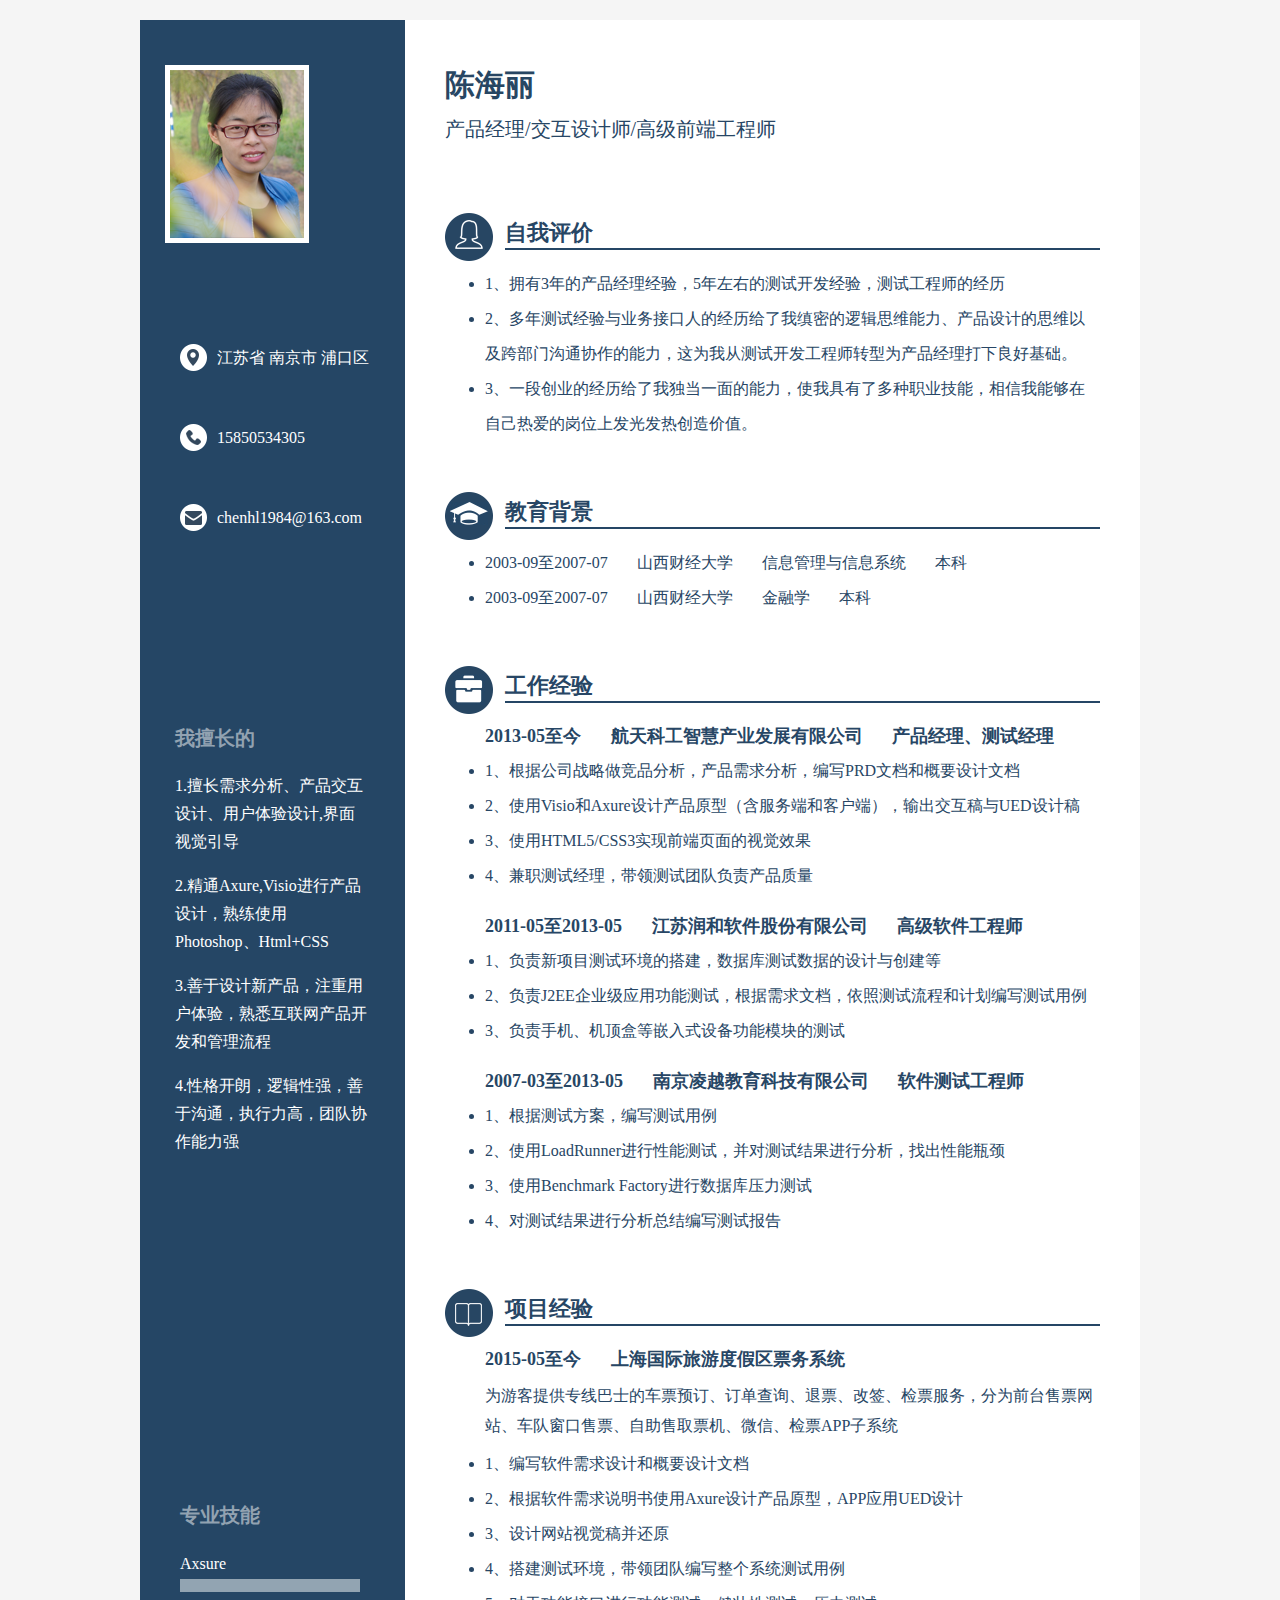
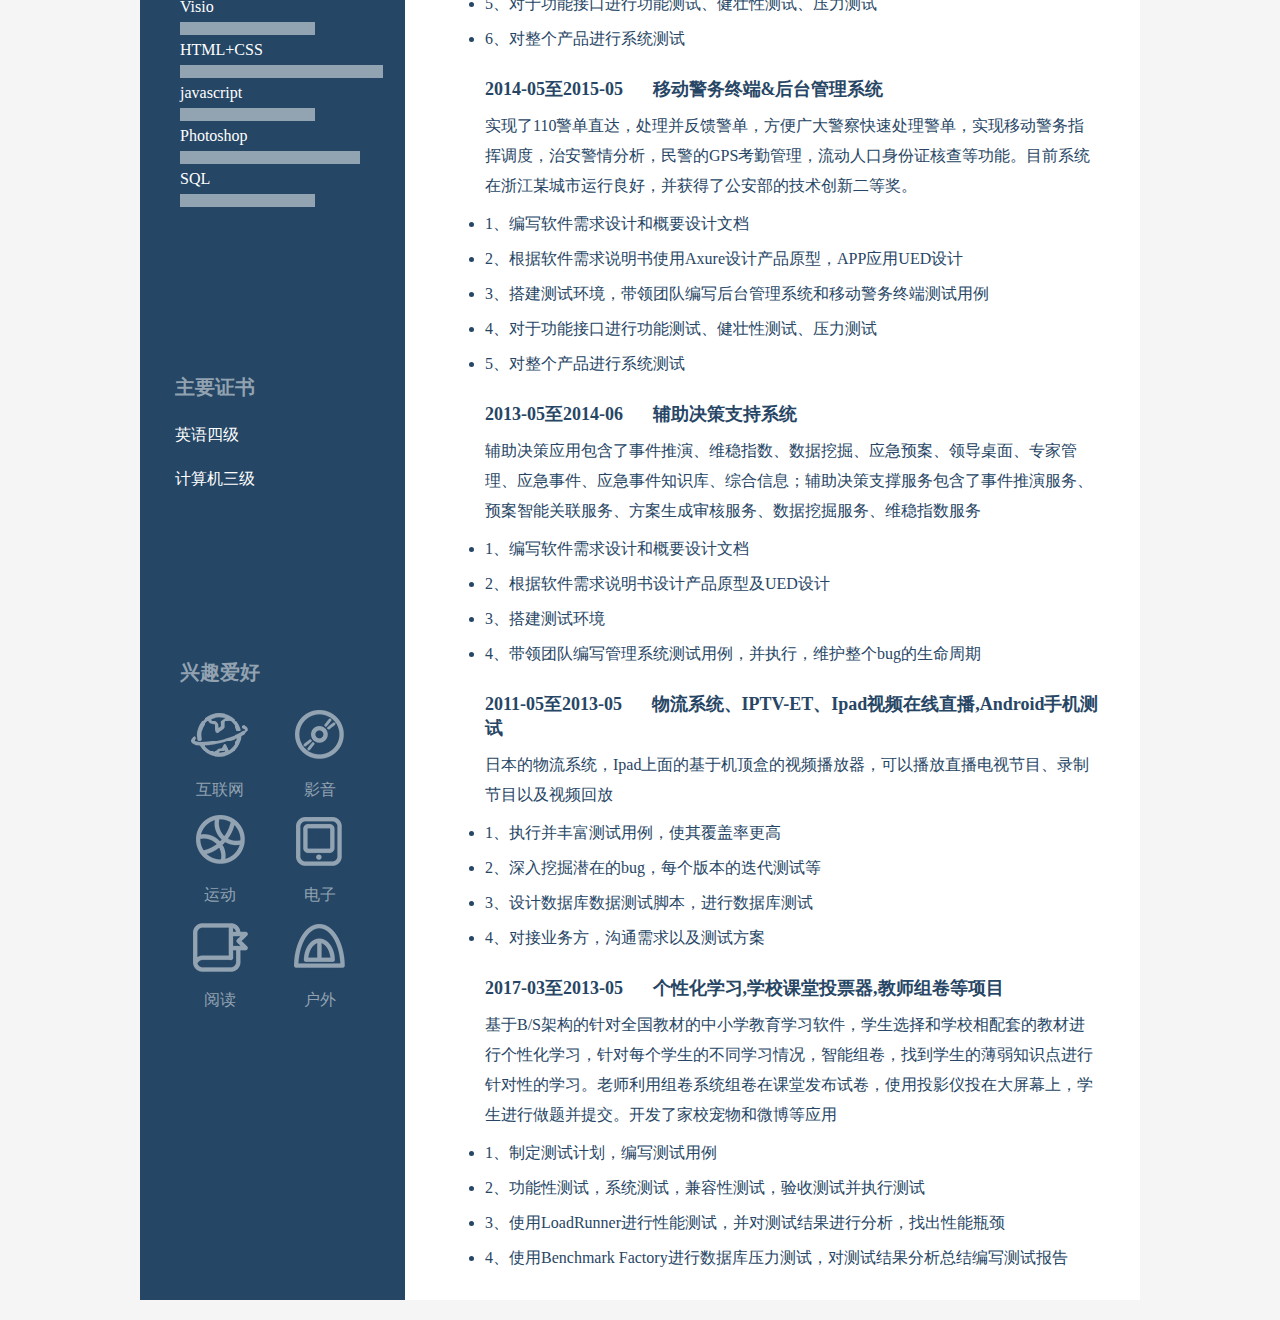
<file: index.html>
<!DOCTYPE html>
<html>
    <head>
        <meta http-equiv="Content-Type" content="text/html; charset=utf-8" />
        <meta http-equiv="X-UA-Compatible" content="IE=edge,chrome=1">
        <meta name="viewport" content="width=device-width, initial-scale=1">
        <title>陈海丽的简历</title>
        
        <link href="css/style.css" rel="stylesheet" type="text/css" /> 
    </head>
    <body>
        <div class="container">
            <div class="row">
                <div class="left">
                    <div class="headerimg">
                        <img src="./images/chenhaili.png">   
                    </div>
                    <div class="info">
                        <ul>
                            <!-- <li><img src="./images/age.png">32岁</li> -->
                            <li><img src="./images/map.png">江苏省 南京市 浦口区</li>
                            <li><img src="./images/phone.png">15850534305</li>
                            <li><img src="./images/email.png">chenhl1984@163.com</li>
                        </ul>
                    </div>
                    <div class="myself">
                        <h3>我擅长的</h3>
                        <p>1.擅长需求分析、产品交互设计、用户体验设计,界面视觉引导</p>
                        <p>2.精通Axure,Visio进行产品设计，熟练使用Photoshop、Html+CSS</p>
                        <p>3.善于设计新产品，注重用户体验，熟悉互联网产品开发和管理流程</p>
                        <p>4.性格开朗，逻辑性强，善于沟通，执行力高，团队协作能力强</p>
                    </div>
                    <div class="skill ptop180">
                        <ul>
                            <h3>专业技能</h3>
                            <li class="span8">Axsure</li>
                            <li class="span6">Visio</li>
                            <li class="span9">HTML+CSS</li>
                            <li class="span6">javascript</li>
                            <li class="span8">Photoshop</li>
                            <li class="span6">SQL</li>
                        </ul>
                    </div>  
                    <div class="myself">
                        <h3>主要证书</h3>
                        <p>英语四级</p>
                        <p>计算机三级</p>
                    </div>
                    <div class="hobby">   
                        <ul>
                            <h3>兴趣爱好</h3>
                            <li><image src="./images/4.png"><p>互联网</p></li>
                            <li><image src="./images/1.png"><p>影音</p></li>
                            <li><image src="./images/2.png"><p>运动</p></li>
                            <li><image src="./images/3.png"><p>电子</p></li>
                            <li><image src="./images/5.png"><p>阅读</p></li>
                            <li><image src="./images/6.png"><p>户外</p></li>
                        </ul>
                    </div>  
                </div>
                <div class="right">
                    <div class="name">
                        <span>陈海丽</span>
                        <p>产品经理/交互设计师/高级前端工程师</p>
                    </div>
                    <!--自我评价begin!-->
                    <div class="edu">
                        <image src="./images/evaluation.png">
                        <div class="title">
                            自我评价
                        </div>
                        <div clss="content">
                            <ul class="list">
                                <li>1、拥有3年的产品经理经验，5年左右的测试开发经验，测试工程师的经历</li>
                                <li>2、多年测试经验与业务接口人的经历给了我缜密的逻辑思维能力、产品设计的思维以及跨部门沟通协作的能力，这为我从测试开发工程师转型为产品经理打下良好基础。</li>
                                <li>3、一段创业的经历给了我独当一面的能力，使我具有了多种职业技能，相信我能够在自己热爱的岗位上发光发热创造价值。</li>
                            </ul>
                        </div> 
                    </div>
                    <!--自我评价end!-->
                    <!--教育背景begin!-->
                    <div class="edu ptop40">
                        <image src="./images/edu.png">
                        <div class="title">
                            教育背景
                        </div>
                        <div clss="content">
                            <ul class="list">
                                <li>
                                    <span>2003-09至2007-07</span>
                                    <span>山西财经大学</span>
                                    <span>信息管理与信息系统</span>
                                    <span>本科</span>
                                </li>
                                <li>
                                    <span>2003-09至2007-07</span>
                                    <span>山西财经大学</span>
                                    <span>金融学</span>
                                    <span>本科</span>
                                </li>
                            </ul>
                        </div> 
                    </div>
                    <!--教育背景end!-->

                    <!--工作经验begin!-->
                    <div class="edu ptop40">
                        <image src="./images/job.png">
                        <div class="title">
                            工作经验
                        </div>
                        <div clss="content">
                            <ul class="list">
                                <div class="list-title">
                                    <span>2013-05至今</span>
                                    <span>航天科工智慧产业发展有限公司</span>
                                    <span>产品经理、测试经理</span>
                                </div>
                                <li>1、根据公司战略做竞品分析，产品需求分析，编写PRD文档和概要设计文档</li>
                                <li>2、使用Visio和Axure设计产品原型（含服务端和客户端），输出交互稿与UED设计稿</li>
                                <li>3、使用HTML5/CSS3实现前端页面的视觉效果</li>
                                <li>4、兼职测试经理，带领测试团队负责产品质量</li>
                            </ul>
                            <ul class="list">
                                <div class="list-title">
                                    <span>2011-05至2013-05</span>
                                    <span>江苏润和软件股份有限公司</span>
                                    <span>高级软件工程师</span>
                                </div>
                                <li>1、负责新项目测试环境的搭建，数据库测试数据的设计与创建等
                                <li>2、负责J2EE企业级应用功能测试，根据需求文档，依照测试流程和计划编写测试用例
                                <li>3、负责手机、机顶盒等嵌入式设备功能模块的测试                       
                            </ul>
                            <ul class="list">
                                <div class="list-title">
                                    <span>2007-03至2013-05</span>
                                    <span>南京凌越教育科技有限公司</span>
                                    <span>软件测试工程师</span>
                                </div>
                                <li>1、根据测试方案，编写测试用例</li>
                                <li>2、使用LoadRunner进行性能测试，并对测试结果进行分析，找出性能瓶颈 </li>
                                <li>3、使用Benchmark Factory进行数据库压力测试</li>
                                <li>4、对测试结果进行分析总结编写测试报告</li>                        
                            </ul>
                        </div> 
                    </div>
                    <!--工作经验end!-->
                    <!--项目经验begin!-->
                    <div class="edu ptop40">
                        <image src="./images/pro.png">
                        <div class="title">
                            项目经验
                        </div>
                        <div clss="content">
                            <ul class="list">
                                <div class="list-title">
                                    <span>2015-05至今</span>
                                    <span>上海国际旅游度假区票务系统</span>
                                </div>
                                <div class="summery">
                                    为游客提供专线巴士的车票预订、订单查询、退票、改签、检票服务，分为前台售票网站、车队窗口售票、自助售取票机、微信、检票APP子系统
                                </div>
                                <li>1、编写软件需求设计和概要设计文档</li>
                                <li>2、根据软件需求说明书使用Axure设计产品原型，APP应用UED设计</li>
                                <li>3、设计网站视觉稿并还原</li>
                                <li>4、搭建测试环境，带领团队编写整个系统测试用例</li>
                                <li>5、对于功能接口进行功能测试、健壮性测试、压力测试</li>
                                <li>6、对整个产品进行系统测试</li>
                            </ul>
                            <ul class="list">
                                <div class="list-title">
                                    <span>2014-05至2015-05</span>
                                    <span>移动警务终端&后台管理系统</span>
                                </div>
                                <div class="summery">
                                    实现了110警单直达，处理并反馈警单，方便广大警察快速处理警单，实现移动警务指挥调度，治安警情分析，民警的GPS考勤管理，流动人口身份证核查等功能。目前系统在浙江某城市运行良好，并获得了公安部的技术创新二等奖。
                                </div>
                                <li>1、编写软件需求设计和概要设计文档</li>
                                <li>2、根据软件需求说明书使用Axure设计产品原型，APP应用UED设计</li>
                                <li>3、搭建测试环境，带领团队编写后台管理系统和移动警务终端测试用例</li>
                                <li>4、对于功能接口进行功能测试、健壮性测试、压力测试</li>
                                <li>5、对整个产品进行系统测试</li>
                            </ul>
                            <ul class="list">
                                <div class="list-title">
                                    <span>2013-05至2014-06</span>
                                    <span>辅助决策支持系统</span>
                                </div>
                                <div class="summery">
                                    辅助决策应用包含了事件推演、维稳指数、数据挖掘、应急预案、领导桌面、专家管理、应急事件、应急事件知识库、综合信息；辅助决策支撑服务包含了事件推演服务、预案智能关联服务、方案生成审核服务、数据挖掘服务、维稳指数服务
                                </div>
                                <li>1、编写软件需求设计和概要设计文档</li>
                                <li>2、根据软件需求说明书设计产品原型及UED设计</li>
                                <li>3、搭建测试环境 </li>
                                <li>4、带领团队编写管理系统测试用例，并执行，维护整个bug的生命周期</li>
                            </ul>
                            <ul class="list">
                                <div class="list-title">
                                    <span>2011-05至2013-05</span>
                                    <span>物流系统、IPTV-ET、Ipad视频在线直播,Android手机测试</span>
                                </div>
                                <div class="summery">
                                    日本的物流系统，Ipad上面的基于机顶盒的视频播放器，可以播放直播电视节目、录制节目以及视频回放
                                </div>
                                <li>1、执行并丰富测试用例，使其覆盖率更高</li>
                                <li>2、深入挖掘潜在的bug，每个版本的迭代测试等</li>
                                <li>3、设计数据库数据测试脚本，进行数据库测试</li>
                                <li>4、对接业务方，沟通需求以及测试方案</li>
                            </ul>
                            <ul class="list">
                                <div class="list-title">
                                    <span>2017-03至2013-05</span>
                                    <span> 个性化学习,学校课堂投票器,教师组卷等项目</span>
                                </div>
                                <div class="summery">
                                    基于B/S架构的针对全国教材的中小学教育学习软件，学生选择和学校相配套的教材进行个性化学习，针对每个学生的不同学习情况，智能组卷，找到学生的薄弱知识点进行针对性的学习。老师利用组卷系统组卷在课堂发布试卷，使用投影仪投在大屏幕上，学生进行做题并提交。开发了家校宠物和微博等应用
                                </div>
                                <li>1、制定测试计划，编写测试用例</li>
                                <li>2、功能性测试，系统测试，兼容性测试，验收测试并执行测试</li>
                                <li>3、使用LoadRunner进行性能测试，并对测试结果进行分析，找出性能瓶颈</li>
                                <li>4、使用Benchmark Factory进行数据库压力测试，对测试结果分析总结编写测试报告</li>
                            </ul>
                        </div> 
                    </div>
                </div>
                <!--项目经验end!-->
                </div>

            </div>
        </div>       
    </body>
</html>
</file>
<file: css/style.css>
html {
  font-family: '微软雅黑';
  font-size: 16px;
  color: #274665;
  -webkit-text-size-adjust: 100%;
      -ms-text-size-adjust: 100%;
}
body{
  background: #f5f5f5;
}
.container {
  margin-top: 20px;
  margin-right: auto;
  margin-left: auto;
  width: 1000px;
  background: #fff;
  margin-bottom: 20px;
  height: 2880px;
}
/*左侧*/
.left{
  background: #254665;
  width: 265px;
  height: 2880px;
  float: left;
}
.headerimg{
  padding:45px 0 55px 25px;
}
.headerimg img{
  border: 5px solid #fff;
}
.info{
  padding-bottom: 130px;
}
.info ul li{
  list-style: none;
  color: #fff;
  line-height: 80px;
}
.info ul li img{
  margin:5px 10px -8px 0;
}
.skill{
  padding-bottom: 130px;
}
.skill ul li{
  list-style: none;
  color: #fff;
  line-height: 30px;
  border-bottom: 13px solid #92a4b2;
}
.span7{
  width: 70%;
}
.span5{
  width: 50%;
}
.span6{
  width: 60%;
}
.span8{
  width: 80%;
}
.span9{
  width: 90%;
}
.hobby h3{
  font-size: 20px;
  color: #92a2b1;
}
.hobby ul li{
  list-style: none;
  color: #92a2b1;
  width: 120px;
  float: left;
  margin-left: -20px;
}
.hobby ul li img{
  padding-left: 30px;
}
.hobby ul li p{
  margin: 10px 0 10px;
  text-align: center;
}
.myself{
  color: #fff;
  line-height: 28px;
  padding: 0 35px 130px 35px;
}
.myself h3{
  font-size: 20px;
  color: #92a2b1;
}
.skill h3{
  font-size: 20px;
  color: #92a2b1;
}

/*右侧*/
.right{
  width: 655px;
  margin-left: 265px;
  padding: 0 40px;
}
.name{
  padding:45px 0 55px 0;
}
.name span{
  font-size: 30px;
  color: #274663;
  padding: 0 0 10px 0;
  font-weight: 600;
}
.name p{
  font-size: 20px;
  margin-top: 10px;
}
.edu img{
  float: left;
  margin-top: -5px;
}
.title{
  border-bottom:2px solid #254665;
  margin-left: 60px;
  color: #274665;
  font-size: 22px;
  font-weight: 600;
}
.list span{
  padding-right: 25px;
}
.list li{
  line-height: 35px;
}
.ptop40{
  padding-top: 40px;
}
.ptop180{
  padding-top: 180px;
}
.list-title{
  padding:5px 0;
  font-size: 18px;
  font-weight: 600;
}
.summery{
  padding: 5px 0;
  line-height: 30px;
}
</file>
